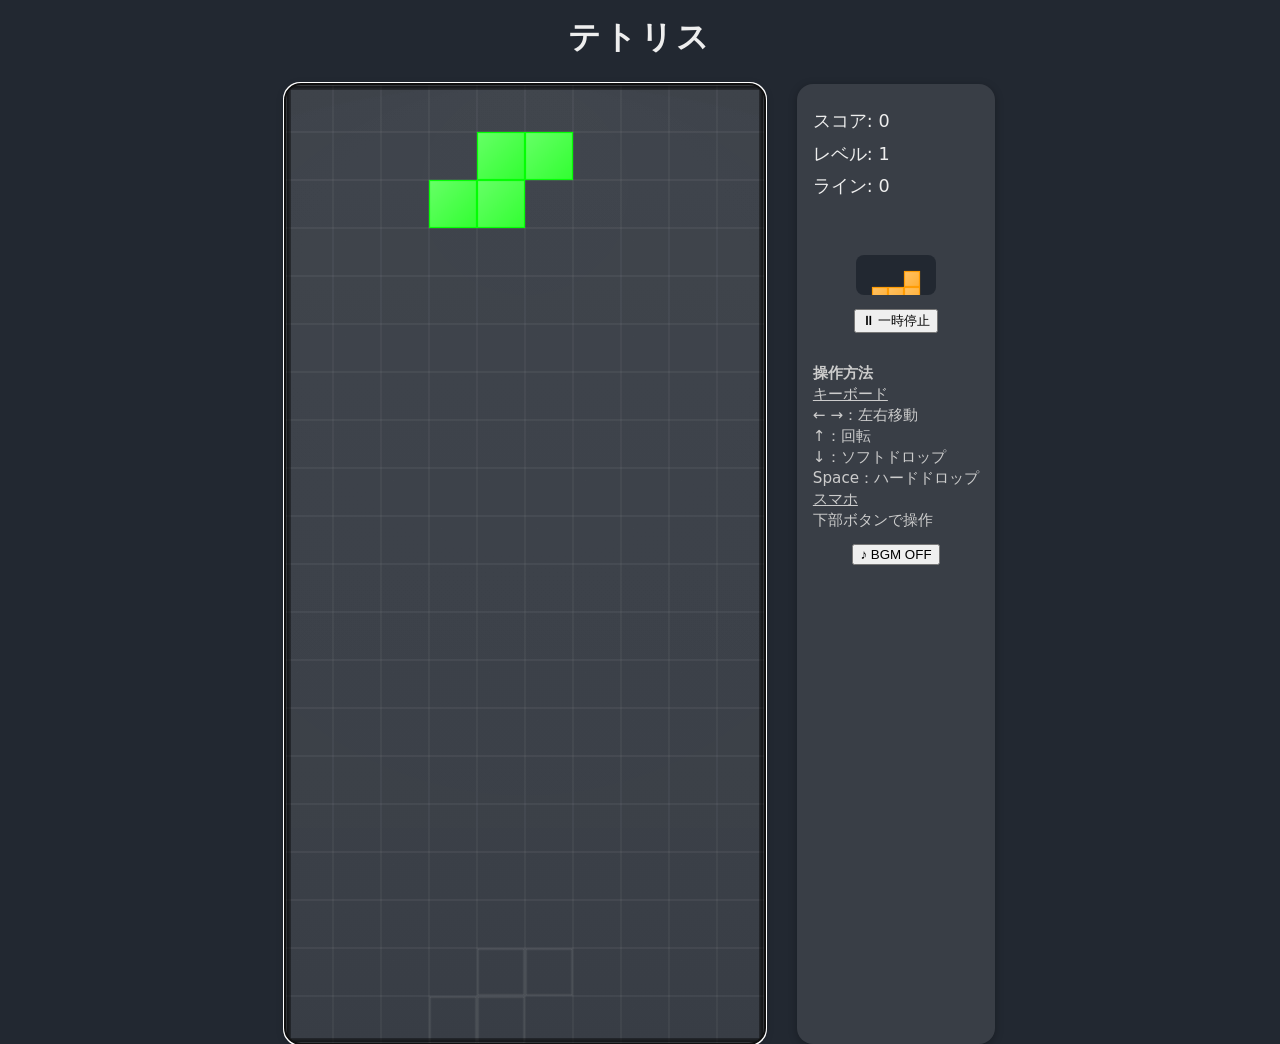
<file: index.html>
<!--
  MIT License
  Copyright (c) 2024 YourName
  Permission is hereby granted, free of charge, to any person obtaining a copy
  of this software and associated documentation files (the "Software"), to deal
  in the Software without restriction, including without limitation the rights
  to use, copy, modify, merge, publish, distribute, sublicense, and/or sell
  copies of the Software, and to permit persons to whom the Software is
  furnished to do so, subject to the following conditions:
  The above copyright notice and this permission notice shall be included in all
  copies or substantial portions of the Software.
  THE SOFTWARE IS PROVIDED "AS IS", WITHOUT WARRANTY OF ANY KIND, EXPRESS OR
  IMPLIED, INCLUDING BUT NOT LIMITED TO THE WARRANTIES OF MERCHANTABILITY,
  FITNESS FOR A PARTICULAR PURPOSE AND NONINFRINGEMENT. IN NO EVENT SHALL THE
  AUTHORS OR COPYRIGHT HOLDERS BE LIABLE FOR ANY CLAIM, DAMAGES OR OTHER
  LIABILITY, WHETHER IN AN ACTION OF CONTRACT, TORT OR OTHERWISE, ARISING FROM,
  OUT OF OR IN CONNECTION WITH THE SOFTWARE OR THE USE OR OTHER DEALINGS IN THE
  SOFTWARE.
-->
<!DOCTYPE html>
<html lang="ja">
<head>
  <meta charset="UTF-8">
  <meta name="viewport" content="width=480, initial-scale=1, maximum-scale=1, user-scalable=no">
  <title>テトリス - カラフルJS実装</title>
  <link rel="stylesheet" href="style.css">
</head>
<body>
  <h1>テトリス</h1>
  <div class="container">
    <canvas id="field" width="480" height="960" tabindex="0"></canvas>
    <div class="panel">
      <div class="scoreboard">
        <div>スコア: <span id="score">0</span></div>
        <div>レベル: <span id="level">1</span></div>
        <div>ライン: <span id="lines">0</span></div>
      </div>
      <canvas id="next" width="160" height="80"></canvas>
      <button id="restart" style="margin-top:2em;display:none;">リスタート</button>
      <button id="pause" style="margin-top:1em;">⏸ 一時停止</button>
      <div class="howto" style="margin-top:2em; text-align:left; font-size:0.95em; color:#ccc;">
        <strong>操作方法</strong><br>
        <u>キーボード</u><br>
        ← →：左右移動<br>
        ↑：回転<br>
        ↓：ソフトドロップ<br>
        Space：ハードドロップ<br>
        <u>スマホ</u><br>
        下部ボタンで操作
      </div>
      <button id="bgm-toggle" style="margin-top:1em;">♪ BGM ON/OFF</button>
    </div>
  </div>
  <div class="touch-controls">
    <button class="touch-btn" id="left">←</button>
    <button class="touch-btn" id="right">→</button>
    <button class="touch-btn" id="rotate">⟳</button>
    <button class="touch-btn" id="down">↓</button>
    <button class="touch-btn" id="drop">⎇</button>
  </div>
  <script src="tetris.js"></script>
</body>
</html>
</file>
<file: style.css>
/*
  MIT License
  Copyright (c) 2024 YourName
*/
:root {
  --bg: #222831;
  --panel: #393e46;
  --border: #eeeeee;
  --text: #eeeeee;
  --ghost: #cccccc15;
  --I: #00eaff;
  --O: #ffe600;
  --T: #b366ff;
  --S: #4cff4c;
  --Z: #ff4c4c;
  --J: #4c6cff;
  --L: #ffb84c;
}
body {
  background: var(--bg);
  color: var(--text);
  font-family: system-ui, sans-serif;
  margin: 0;
  display: flex;
  flex-direction: column;
  align-items: center;
  min-height: 100vh;
  user-select: none;
}
h1 {
  margin: 1rem 0 0.5rem 0;
  font-size: 2rem;
  letter-spacing: 0.1em;
}
.container {
  display: flex;
  gap: 2rem;
  margin-top: 1rem;
}
.panel {
  background: var(--panel);
  border-radius: 1rem;
  padding: 1rem;
  min-width: 120px;
  display: flex;
  flex-direction: column;
  align-items: center;
  box-shadow: 0 2px 8px #0004;
}
.scoreboard {
  margin-bottom: 2rem;
  width: 100%;
}
.scoreboard div {
  margin: 0.5em 0;
  font-size: 1.1em;
  text-align: left;
}
#next {
  margin-top: 1rem;
  background: var(--bg);
  border-radius: 0.5rem;
  display: block;
}
canvas#field {
  background: var(--panel);
  border-radius: 1rem;
  box-shadow: 0 2px 8px #0004;
  display: block;
}
.touch-controls {
  display: none;
  margin-top: 1.5rem;
  gap: 1rem;
  justify-content: center;
}
.touch-btn {
  background: var(--panel);
  color: var(--text);
  border: 2px solid var(--border);
  border-radius: 0.7em;
  font-size: 1.5em;
  width: 3em;
  height: 3em;
  margin: 0 0.2em;
  display: flex;
  align-items: center;
  justify-content: center;
  box-shadow: 0 1px 4px #0003;
  touch-action: manipulation;
  transition: background 0.1s;
}
.touch-btn:active {
  background: #444a;
}
@media (max-width: 600px) {
  .container {
    flex-direction: column;
    align-items: center;
  }
  .panel {
    min-width: unset;
    width: 90vw;
    margin-bottom: 1rem;
  }
  canvas#field {
    width: 90vw !important;
    height: 162vw !important;
    max-width: 360px;
    max-height: 648px;
  }
  #next {
    width: 8em !important;
    height: 4em !important;
  }
  .touch-controls {
    display: flex;
  }
}
</file>
